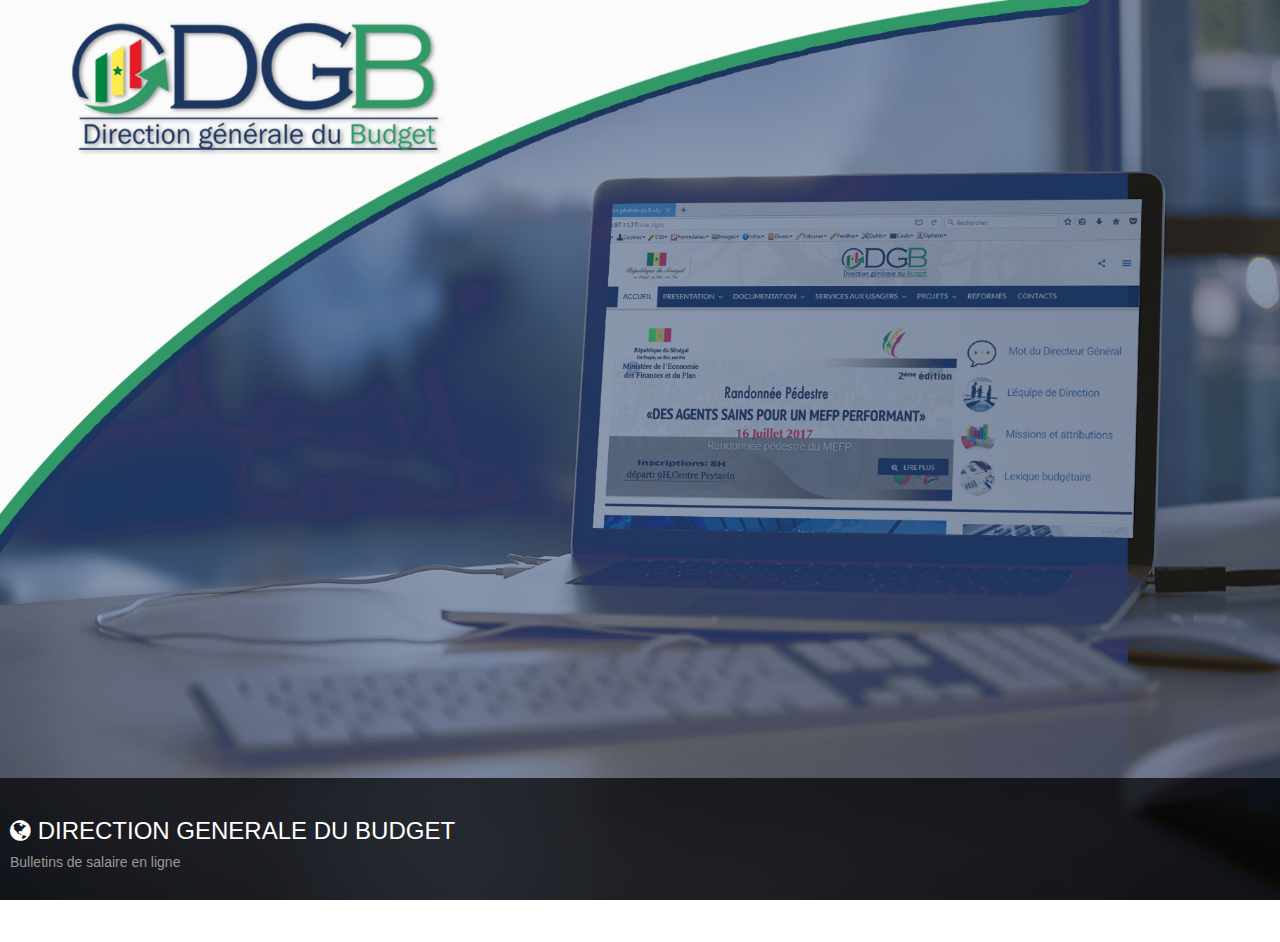
<file: DGB.html>
<!DOCTYPE html>
<html lang="en">
<head>
    <meta charset="UTF-8">
    <meta name="viewport" content="width=device-width, initial-scale=1.0">
    <link rel="stylesheet" href="/asset/css/style.css">
    <link rel="stylesheet" href="https://cdnjs.cloudflare.com/ajax/libs/font-awesome/4.7.0/css/font-awesome.min.css">
    <title>DGB</title>
</head>
<body>
    <div class="main">
        <div class="image">
            <img src="/asset/img/bg-8.jpg" alt="">
            <div class="bottom-image">
                <div class="news-caption">
                    <h4 class="caption-title"><i class="fa fa-globe text-white"></i> DIRECTION GENERALE DU BUDGET </h4>
                    <p>
                        Bulletins de salaire en ligne
                    </p>
                </div>
            </div>
        </div>
        <div class="connexion">
            <div class="logo">
                <img src="/asset/img/logo-6.png" alt="">
            </div>
           <div class="second">
            <div class="title">
                <h1>SOLDE EN LIGNE    </h1>
                <div class="icon">
                    <i class="fa fa-sign-in"></i>
                </div>
               
            </div>
            <div class="smallest">
                <small><i class="text-success fa fa-lock"></i> CONNEXION </small>
            </div>
            <div class="form">
                <form action="{{ route('login') }}" method="POST">
                    
                    <div class="form-group">
                        
                        <input type="email" name="email" id="email" class="form-control" placeholder="Matricule">
                    </div>
                    <div class="form-group">
                        
                        <input type="password" name="password" id="password" class="form-control" placeholder="Mot de passe">
                    </div>
                    <div class="form-btn">
                        <button id="btn"><i class="fa fa-unlock-alt"></i> Se connecter</button>
                    </div>
                </form>
                <div class="link">
                    <a href="#" id="mdp">Mot de passe oublié</a>
                    <a href="#" id="cmp">Activer votre compte</a>
                </div>
                <div class="footer">
                    <div class="border"></div>
                   <div class="text">
                    <p>DSI/DGB All Right Reserved 2023</p>
                   </div>
                   <button id="robot">
                    <img src="/asset/img/images_SAFIIcon.png"  width="70px"  alt="">
                   </button>
                </div>
            </div>
           </div>
        </div>
    </div>
</body>
</html>
</file>
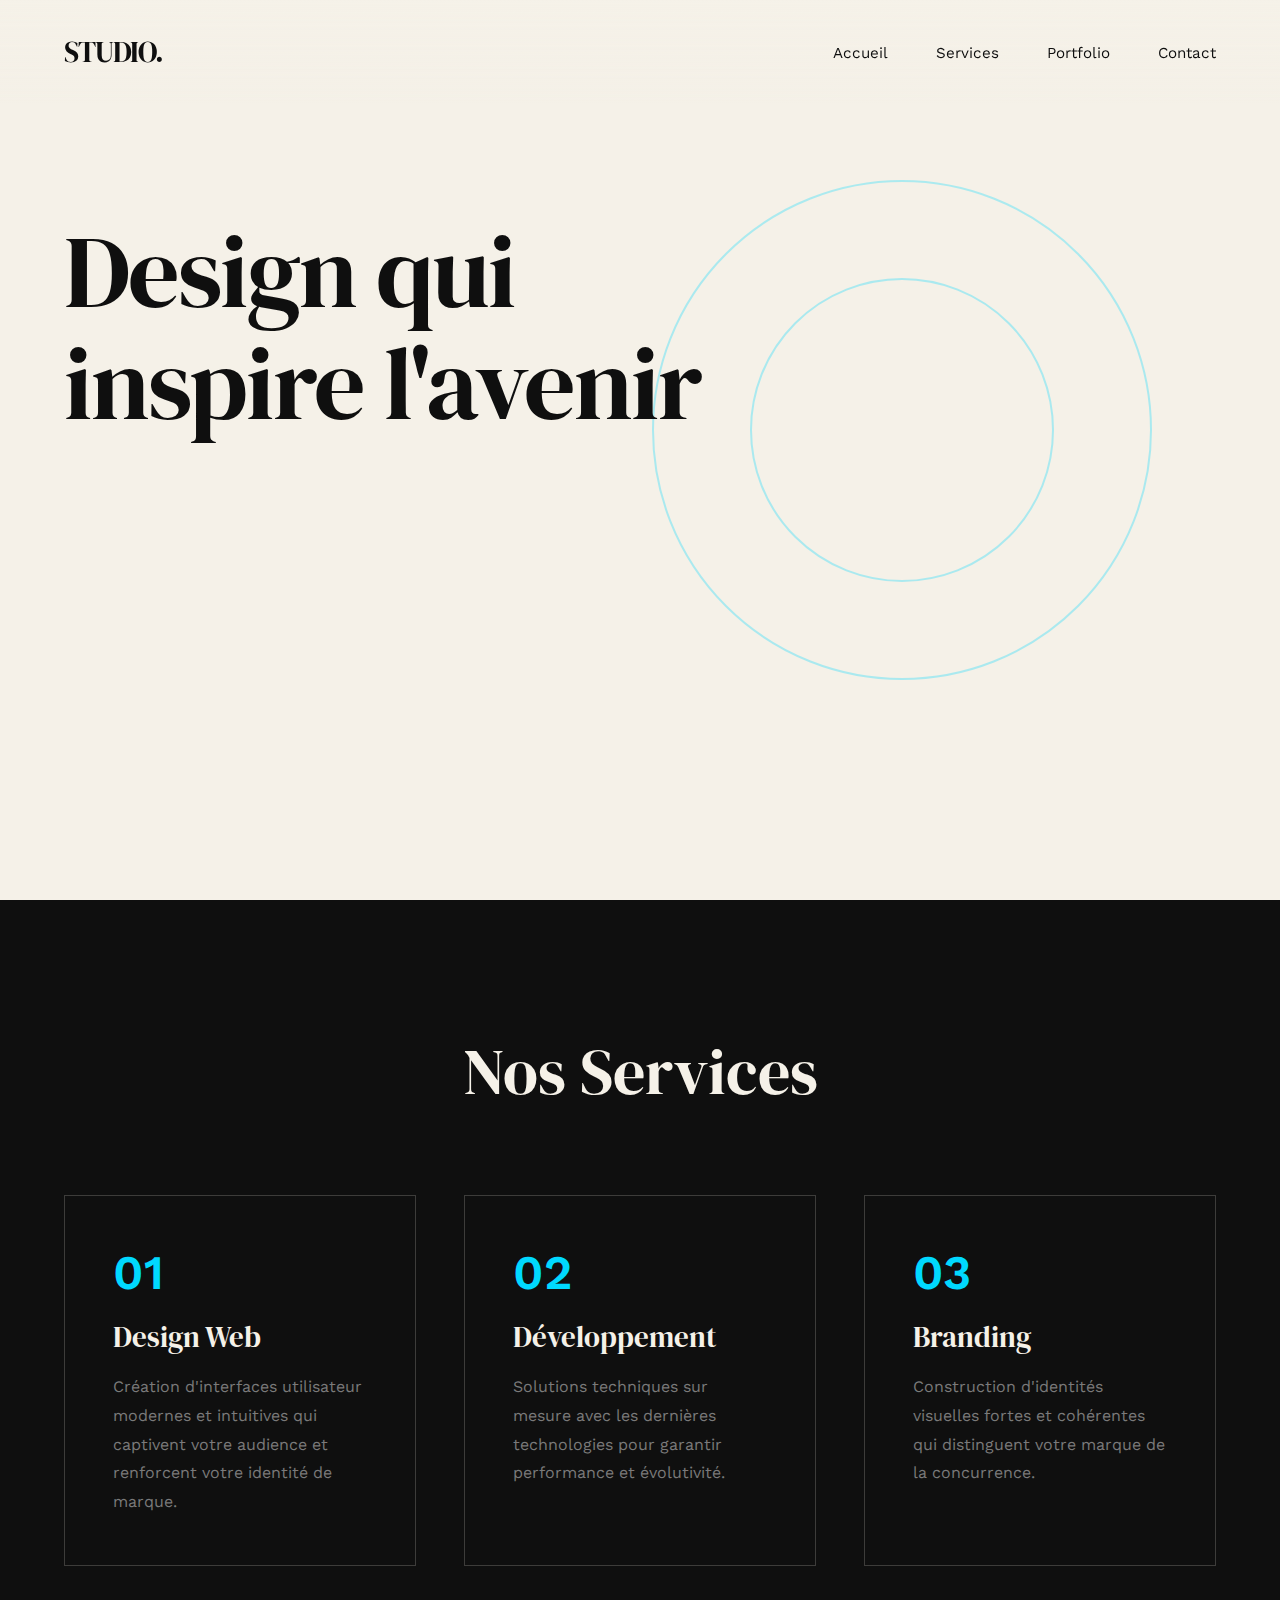
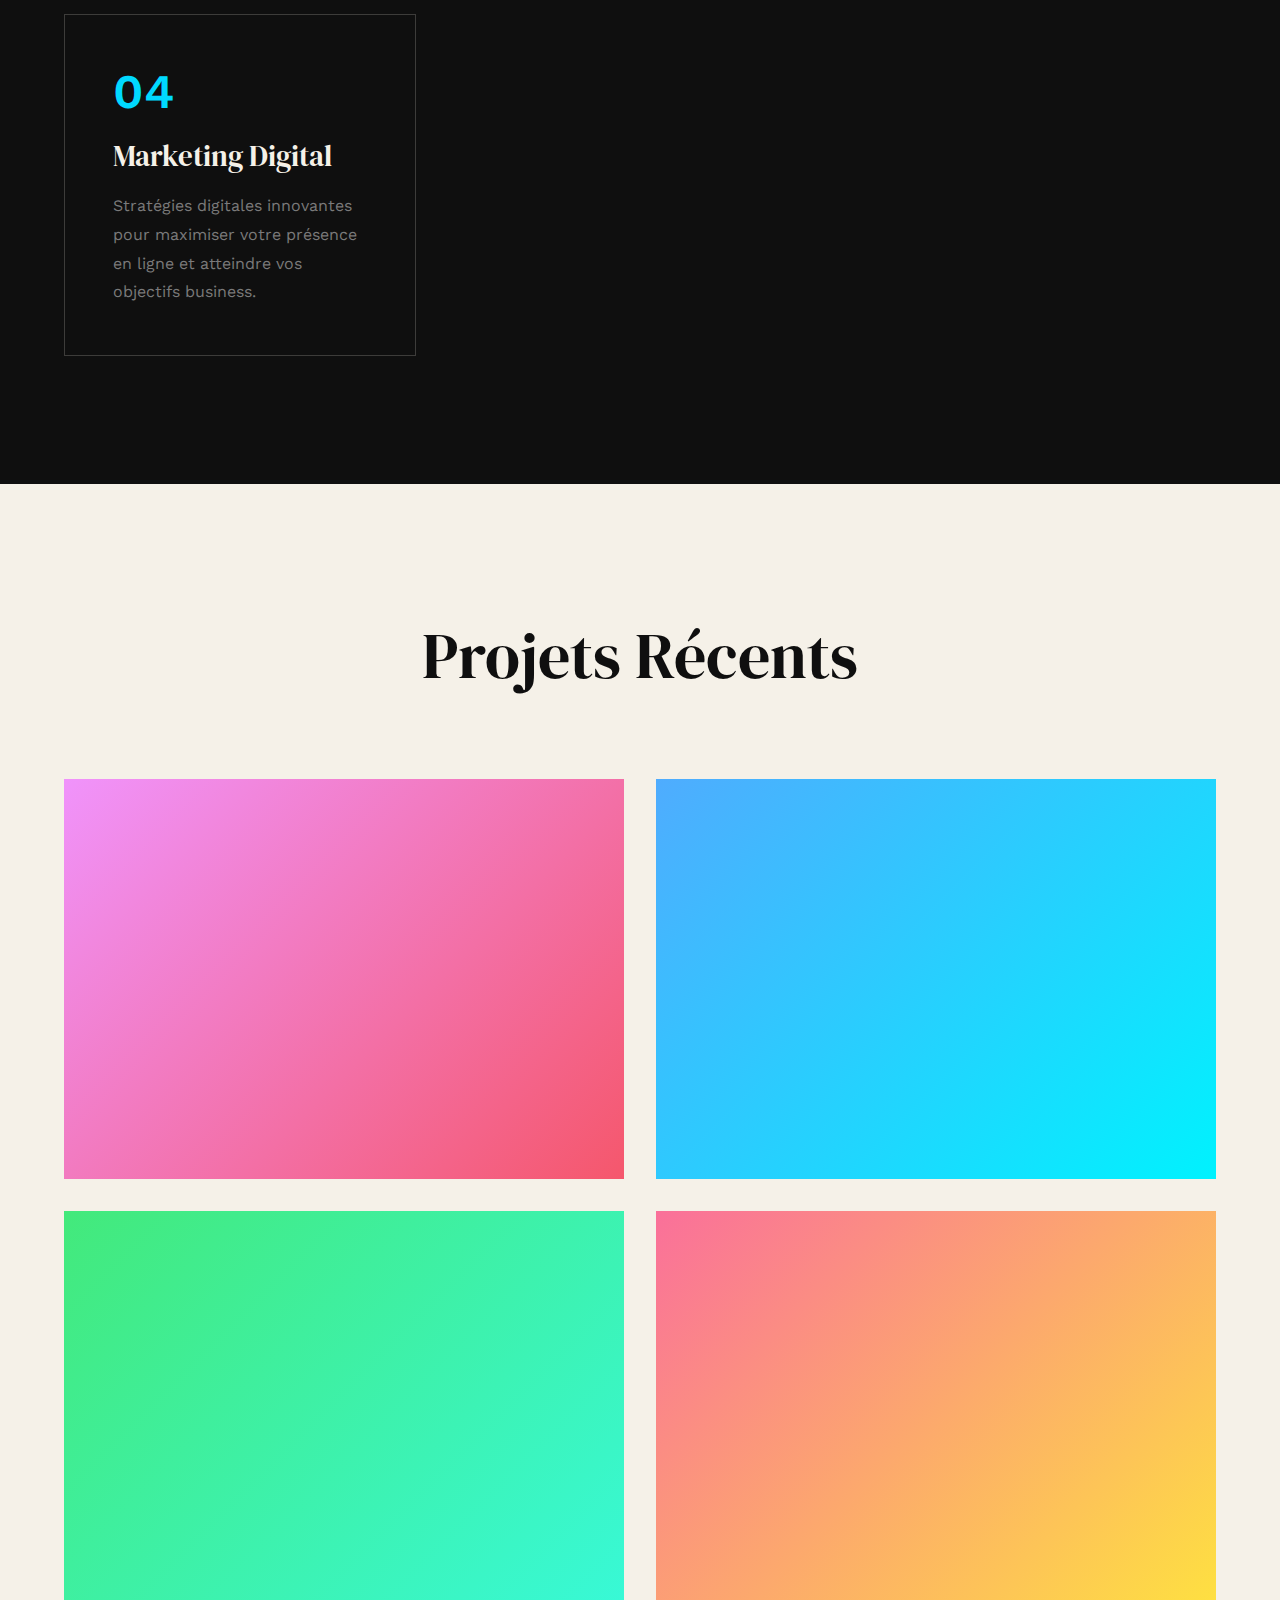
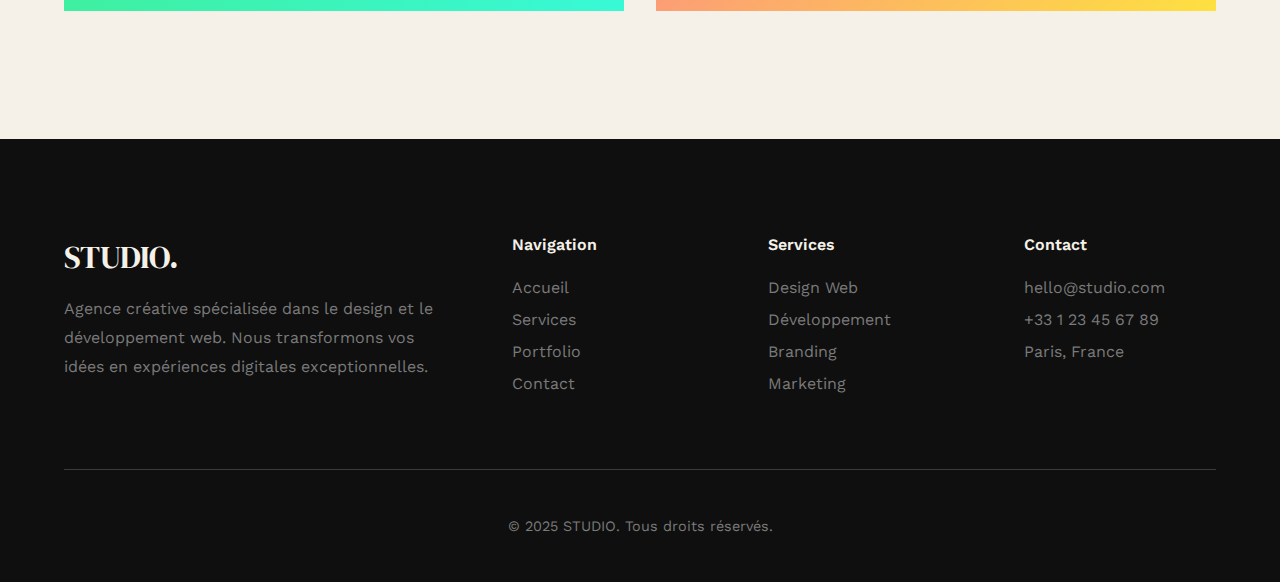
<file: Design/maquette-site-moderne.html>
<!DOCTYPE html>
<html lang="fr">
<head>
    <meta charset="UTF-8">
    <meta name="viewport" content="width=device-width, initial-scale=1.0">
    <title>Maquette Site Moderne</title>
    <link href="https://fonts.googleapis.com/css2?family=DM+Serif+Display&family=Work+Sans:wght@300;400;600&display=swap" rel="stylesheet">
    <style>
        * {
            margin: 0;
            padding: 0;
            box-sizing: border-box;
        }

        :root {
            --noir: #0f0f0f;
            --accent: #00d9ff;
            --beige: #f5f1e8;
            --gris: #7a7a7a;
        }

        body {
            font-family: 'Work Sans', sans-serif;
            background: var(--beige);
            color: var(--noir);
            overflow-x: hidden;
        }

        /* Navigation */
        nav {
            position: fixed;
            top: 0;
            width: 100%;
            padding: 2rem 4rem;
            display: flex;
            justify-content: space-between;
            align-items: center;
            z-index: 1000;
            background: linear-gradient(to bottom, rgba(245,241,232,1), rgba(245,241,232,0));
        }

        .logo {
            font-family: 'DM Serif Display', serif;
            font-size: 1.8rem;
            font-weight: 400;
            letter-spacing: -1px;
        }

        .nav-links {
            display: flex;
            gap: 3rem;
            list-style: none;
        }

        .nav-links a {
            text-decoration: none;
            color: var(--noir);
            font-size: 0.95rem;
            font-weight: 400;
            position: relative;
            transition: color 0.3s;
        }

        .nav-links a:hover {
            color: var(--accent);
        }

        /* Hero Section */
        .hero {
            min-height: 100vh;
            display: flex;
            align-items: center;
            justify-content: center;
            position: relative;
            padding: 0 4rem;
        }

        .hero-content {
            max-width: 1200px;
            width: 100%;
            position: relative;
            z-index: 2;
        }

        .hero h1 {
            font-family: 'DM Serif Display', serif;
            font-size: clamp(3rem, 8vw, 7rem);
            line-height: 1.1;
            margin-bottom: 2rem;
            font-weight: 400;
            letter-spacing: -2px;
            animation: fadeInUp 1s ease forwards;
        }

        .hero p {
            font-size: 1.2rem;
            color: var(--gris);
            max-width: 600px;
            margin-bottom: 3rem;
            line-height: 1.8;
            animation: fadeInUp 1s ease 0.2s forwards;
            opacity: 0;
        }

        .cta-button {
            display: inline-block;
            padding: 1.2rem 3rem;
            background: var(--noir);
            color: var(--beige);
            text-decoration: none;
            font-weight: 600;
            font-size: 1rem;
            letter-spacing: 1px;
            transition: all 0.4s cubic-bezier(0.4, 0, 0.2, 1);
            position: relative;
            overflow: hidden;
            animation: fadeInUp 1s ease 0.4s forwards;
            opacity: 0;
        }

        .cta-button::before {
            content: '';
            position: absolute;
            top: 0;
            left: -100%;
            width: 100%;
            height: 100%;
            background: var(--accent);
            transition: left 0.4s cubic-bezier(0.4, 0, 0.2, 1);
            z-index: -1;
        }

        .cta-button:hover::before {
            left: 0;
        }

        .cta-button:hover {
            color: var(--noir);
            transform: translateY(-3px);
            box-shadow: 0 10px 30px rgba(0,217,255,0.3);
        }

        /* Cercle décoratif animé */
        .circle-deco {
            position: absolute;
            width: 500px;
            height: 500px;
            border: 2px solid var(--accent);
            border-radius: 50%;
            top: 20%;
            right: 10%;
            opacity: 0.3;
            animation: rotate 30s linear infinite;
        }

        .circle-deco::before {
            content: '';
            position: absolute;
            width: 300px;
            height: 300px;
            border: 2px solid var(--accent);
            border-radius: 50%;
            top: 50%;
            left: 50%;
            transform: translate(-50%, -50%);
        }

        @keyframes rotate {
            from { transform: rotate(0deg); }
            to { transform: rotate(360deg); }
        }

        @keyframes fadeInUp {
            from {
                opacity: 0;
                transform: translateY(40px);
            }
            to {
                opacity: 1;
                transform: translateY(0);
            }
        }

        /* Section Services */
        .services {
            padding: 8rem 4rem;
            background: var(--noir);
            color: var(--beige);
        }

        .section-title {
            font-family: 'DM Serif Display', serif;
            font-size: clamp(2.5rem, 5vw, 4rem);
            margin-bottom: 5rem;
            text-align: center;
            font-weight: 400;
        }

        .services-grid {
            display: grid;
            grid-template-columns: repeat(auto-fit, minmax(300px, 1fr));
            gap: 3rem;
            max-width: 1400px;
            margin: 0 auto;
        }

        .service-card {
            padding: 3rem;
            border: 1px solid rgba(245,241,232,0.2);
            transition: all 0.4s ease;
            position: relative;
            overflow: hidden;
        }

        .service-card::before {
            content: '';
            position: absolute;
            top: 0;
            left: -100%;
            width: 100%;
            height: 100%;
            background: linear-gradient(90deg, transparent, rgba(0,217,255,0.1), transparent);
            transition: left 0.6s;
        }

        .service-card:hover::before {
            left: 100%;
        }

        .service-card:hover {
            border-color: var(--accent);
            transform: translateY(-10px);
        }

        .service-number {
            font-size: 3rem;
            color: var(--accent);
            font-weight: 600;
            margin-bottom: 1rem;
        }

        .service-card h3 {
            font-family: 'DM Serif Display', serif;
            font-size: 1.8rem;
            margin-bottom: 1rem;
            font-weight: 400;
        }

        .service-card p {
            color: var(--gris);
            line-height: 1.8;
        }

        /* Section Portfolio */
        .portfolio {
            padding: 8rem 4rem;
        }

        .portfolio-grid {
            display: grid;
            grid-template-columns: repeat(2, 1fr);
            gap: 2rem;
            max-width: 1400px;
            margin: 0 auto;
        }

        .portfolio-item {
            position: relative;
            height: 400px;
            overflow: hidden;
            background: linear-gradient(135deg, #667eea 0%, #764ba2 100%);
            cursor: pointer;
        }

        .portfolio-item:nth-child(1) {
            background: linear-gradient(135deg, #f093fb 0%, #f5576c 100%);
        }

        .portfolio-item:nth-child(2) {
            background: linear-gradient(135deg, #4facfe 0%, #00f2fe 100%);
        }

        .portfolio-item:nth-child(3) {
            background: linear-gradient(135deg, #43e97b 0%, #38f9d7 100%);
        }

        .portfolio-item:nth-child(4) {
            background: linear-gradient(135deg, #fa709a 0%, #fee140 100%);
        }

        .portfolio-overlay {
            position: absolute;
            bottom: 0;
            left: 0;
            right: 0;
            padding: 2rem;
            background: linear-gradient(to top, rgba(0,0,0,0.8), transparent);
            color: white;
            transform: translateY(100%);
            transition: transform 0.4s ease;
        }

        .portfolio-item:hover .portfolio-overlay {
            transform: translateY(0);
        }

        .portfolio-overlay h3 {
            font-family: 'DM Serif Display', serif;
            font-size: 1.8rem;
            margin-bottom: 0.5rem;
        }

        /* Footer */
        footer {
            background: var(--noir);
            color: var(--beige);
            padding: 6rem 4rem 3rem;
        }

        .footer-content {
            max-width: 1400px;
            margin: 0 auto;
            display: grid;
            grid-template-columns: 2fr 1fr 1fr 1fr;
            gap: 4rem;
            margin-bottom: 4rem;
        }

        .footer-brand {
            font-family: 'DM Serif Display', serif;
            font-size: 2rem;
            margin-bottom: 1rem;
        }

        .footer-desc {
            color: var(--gris);
            line-height: 1.8;
        }

        .footer-links h4 {
            margin-bottom: 1.5rem;
            font-weight: 600;
        }

        .footer-links ul {
            list-style: none;
        }

        .footer-links a {
            color: var(--gris);
            text-decoration: none;
            display: block;
            margin-bottom: 0.8rem;
            transition: color 0.3s;
        }

        .footer-links a:hover {
            color: var(--accent);
        }

        .footer-bottom {
            text-align: center;
            padding-top: 3rem;
            border-top: 1px solid rgba(245,241,232,0.2);
            color: var(--gris);
            font-size: 0.9rem;
        }

        /* Responsive */
        @media (max-width: 768px) {
            nav {
                padding: 1.5rem 2rem;
            }

            .nav-links {
                gap: 1.5rem;
                font-size: 0.9rem;
            }

            .hero {
                padding: 0 2rem;
            }

            .hero h1 {
                font-size: 2.5rem;
            }

            .services, .portfolio {
                padding: 4rem 2rem;
            }

            .portfolio-grid {
                grid-template-columns: 1fr;
            }

            .footer-content {
                grid-template-columns: 1fr;
                gap: 2rem;
            }
        }
    </style>
</head>
<body>
    <!-- Navigation -->
    <nav>
        <div class="logo">STUDIO.</div>
        <ul class="nav-links">
            <li><a href="#accueil">Accueil</a></li>
            <li><a href="#services">Services</a></li>
            <li><a href="#portfolio">Portfolio</a></li>
            <li><a href="#contact">Contact</a></li>
        </ul>
    </nav>

    <!-- Hero Section -->
    <section class="hero" id="accueil">
        <div class="circle-deco"></div>
        <div class="hero-content">
            <h1>Design qui<br>inspire l'avenir</h1>
            <p>Nous créons des expériences digitales exceptionnelles qui transforment votre vision en réalité. Chaque projet est une œuvre d'art unique.</p>
            <a href="#contact" class="cta-button">DÉCOUVRIR NOTRE TRAVAIL</a>
        </div>
    </section>

    <!-- Services Section -->
    <section class="services" id="services">
        <h2 class="section-title">Nos Services</h2>
        <div class="services-grid">
            <div class="service-card">
                <div class="service-number">01</div>
                <h3>Design Web</h3>
                <p>Création d'interfaces utilisateur modernes et intuitives qui captivent votre audience et renforcent votre identité de marque.</p>
            </div>
            <div class="service-card">
                <div class="service-number">02</div>
                <h3>Développement</h3>
                <p>Solutions techniques sur mesure avec les dernières technologies pour garantir performance et évolutivité.</p>
            </div>
            <div class="service-card">
                <div class="service-number">03</div>
                <h3>Branding</h3>
                <p>Construction d'identités visuelles fortes et cohérentes qui distinguent votre marque de la concurrence.</p>
            </div>
            <div class="service-card">
                <div class="service-number">04</div>
                <h3>Marketing Digital</h3>
                <p>Stratégies digitales innovantes pour maximiser votre présence en ligne et atteindre vos objectifs business.</p>
            </div>
        </div>
    </section>

    <!-- Portfolio Section -->
    <section class="portfolio" id="portfolio">
        <h2 class="section-title">Projets Récents</h2>
        <div class="portfolio-grid">
            <div class="portfolio-item">
                <div class="portfolio-overlay">
                    <h3>E-Commerce Luxe</h3>
                    <p>Design & Développement</p>
                </div>
            </div>
            <div class="portfolio-item">
                <div class="portfolio-overlay">
                    <h3>Application Mobile</h3>
                    <p>UX/UI Design</p>
                </div>
            </div>
            <div class="portfolio-item">
                <div class="portfolio-overlay">
                    <h3>Site Corporate</h3>
                    <p>Branding & Web</p>
                </div>
            </div>
            <div class="portfolio-item">
                <div class="portfolio-overlay">
                    <h3>Plateforme SaaS</h3>
                    <p>Design System</p>
                </div>
            </div>
        </div>
    </section>

    <!-- Footer -->
    <footer id="contact">
        <div class="footer-content">
            <div>
                <div class="footer-brand">STUDIO.</div>
                <p class="footer-desc">Agence créative spécialisée dans le design et le développement web. Nous transformons vos idées en expériences digitales exceptionnelles.</p>
            </div>
            <div class="footer-links">
                <h4>Navigation</h4>
                <ul>
                    <li><a href="#accueil">Accueil</a></li>
                    <li><a href="#services">Services</a></li>
                    <li><a href="#portfolio">Portfolio</a></li>
                    <li><a href="#contact">Contact</a></li>
                </ul>
            </div>
            <div class="footer-links">
                <h4>Services</h4>
                <ul>
                    <li><a href="#">Design Web</a></li>
                    <li><a href="#">Développement</a></li>
                    <li><a href="#">Branding</a></li>
                    <li><a href="#">Marketing</a></li>
                </ul>
            </div>
            <div class="footer-links">
                <h4>Contact</h4>
                <ul>
                    <li><a href="mailto:hello@studio.com">hello@studio.com</a></li>
                    <li><a href="tel:+33123456789">+33 1 23 45 67 89</a></li>
                    <li><a href="#">Paris, France</a></li>
                </ul>
            </div>
        </div>
        <div class="footer-bottom">
            <p>&copy; 2025 STUDIO. Tous droits réservés.</p>
        </div>
    </footer>
</body>
</html>
</file>
<file: asset/css/style.css>
* {
    margin: 0;
    padding: 0;
    box-sizing: border-box;
}

body {
    font-size: 12px;
    font-family: 'Open Sans', "Helvetica Neue", Helvetica, Arial, sans-serif;
    color: #707478;
}

.image {
    width: 1350px;
    position: relative;
    top: 0;
    left: -50px;
    height: 100vh;
    z-index: -23;
}

.image img {
    min-width: 100%;
    height: 100%;
}

.connexion {
    background-color: #fcfbfa;
    float: right;
    width: 500px;
    height: 100vh;
}

.logo {
    display: flex;
    flex-direction: column;
    justify-content: center;
    align-items: center;
    margin: 20px 0;
}

.second {
    margin: 11%;
}

.title {
    display: flex;
    justify-content: space-between;
}

.title h1 {
    color: #242a30;
    padding: 0;
    font-size: 28px;
    font-weight: 300;
    text-align: left !important;
}

.smallest small {
    font-size: 14px;
    margin-top: -20px;
    display: block;
}

.smallest small i {
    color: #00acac !important;
}
.form{
    margin-top: 40px;
}
.form-group {
    height: 46px;
   
    font-size: 18px;
    line-height: 1.3333333;
    margin: 16px 0;
}
#email,#password{
    width: 100%;
    padding: 15px 16px;
}
#btn{
    color: white;
    background-color: #00acac ;
    font-weight: 300;
    padding: 10px 16px;
    font-size: 18px;
    line-height: 1.3333333;
    border-radius: 3px;
    
}
#btn:hover{
    color: white;
    background-color: #00acac ;
    font-weight: 300;
    padding: 15px 20px;
    font-size: 18px;
    line-height: 1.3333333;
    border-radius: 5px;
    width: 300px;
}
.form-btn{
    margin-top: 40px;
}
.border{
    margin-top: 10%;
    border-top: 1px solid;
}
.border p{
    font-size: 18px;
    line-height: 1.3333333;
}
.text{
margin-top: 30px;
}
.footer{
    text-align: center;
}
.link{
    display: flex;
    justify-content: space-between;
    margin-top: 20px;
    font-size: 18px;
    line-height: 1.3333333;
}
.link a{
    color: #00acac;
}
#mdp{
    text-decoration: underline;
}
#mdp:hover{
    text-decoration: none;
}
#cmp{
    text-decoration: none;
}
#cmp:hover{
    text-decoration: underline;
}


.icon {
    top: 40px;
    right: 10px;
    margin-top: -15px;
}

.icon i {
    font-size: 70px;
    color: rgba(0, 0, 0, 0.11);
}

.fa {
    font: normal normal normal 14px/1 FontAwesome;
    font-size: 14px;
    font-size: inherit;
    text-rendering: auto;
}

.bottom-image {
    background: rgba(0, 0, 0, 0.7);
    color: #999;
    position: absolute;
    bottom: 0;
    left: 0;
    right: 0;
    padding: 30px 60px;
    font-size: 14px;
    z-index: 20;
    font-weight: 300;
    width: 108%;
    min-width: 680px;

}

.news-caption h4 {
    color: #fff;
    font-size: 24px;
    margin-top: 10px;
    margin-bottom: 10px;
    font-weight: 500;
    line-height: 1.1;

}
#robot{
    background: transparent !important;
    outline: none !important;
    border-radius: 50%;
    float: right;
    position: relative;
    top: 250px;
    left: 30px;
}

.main {
    display: flex;
    flex-direction: row;
}
</file>
